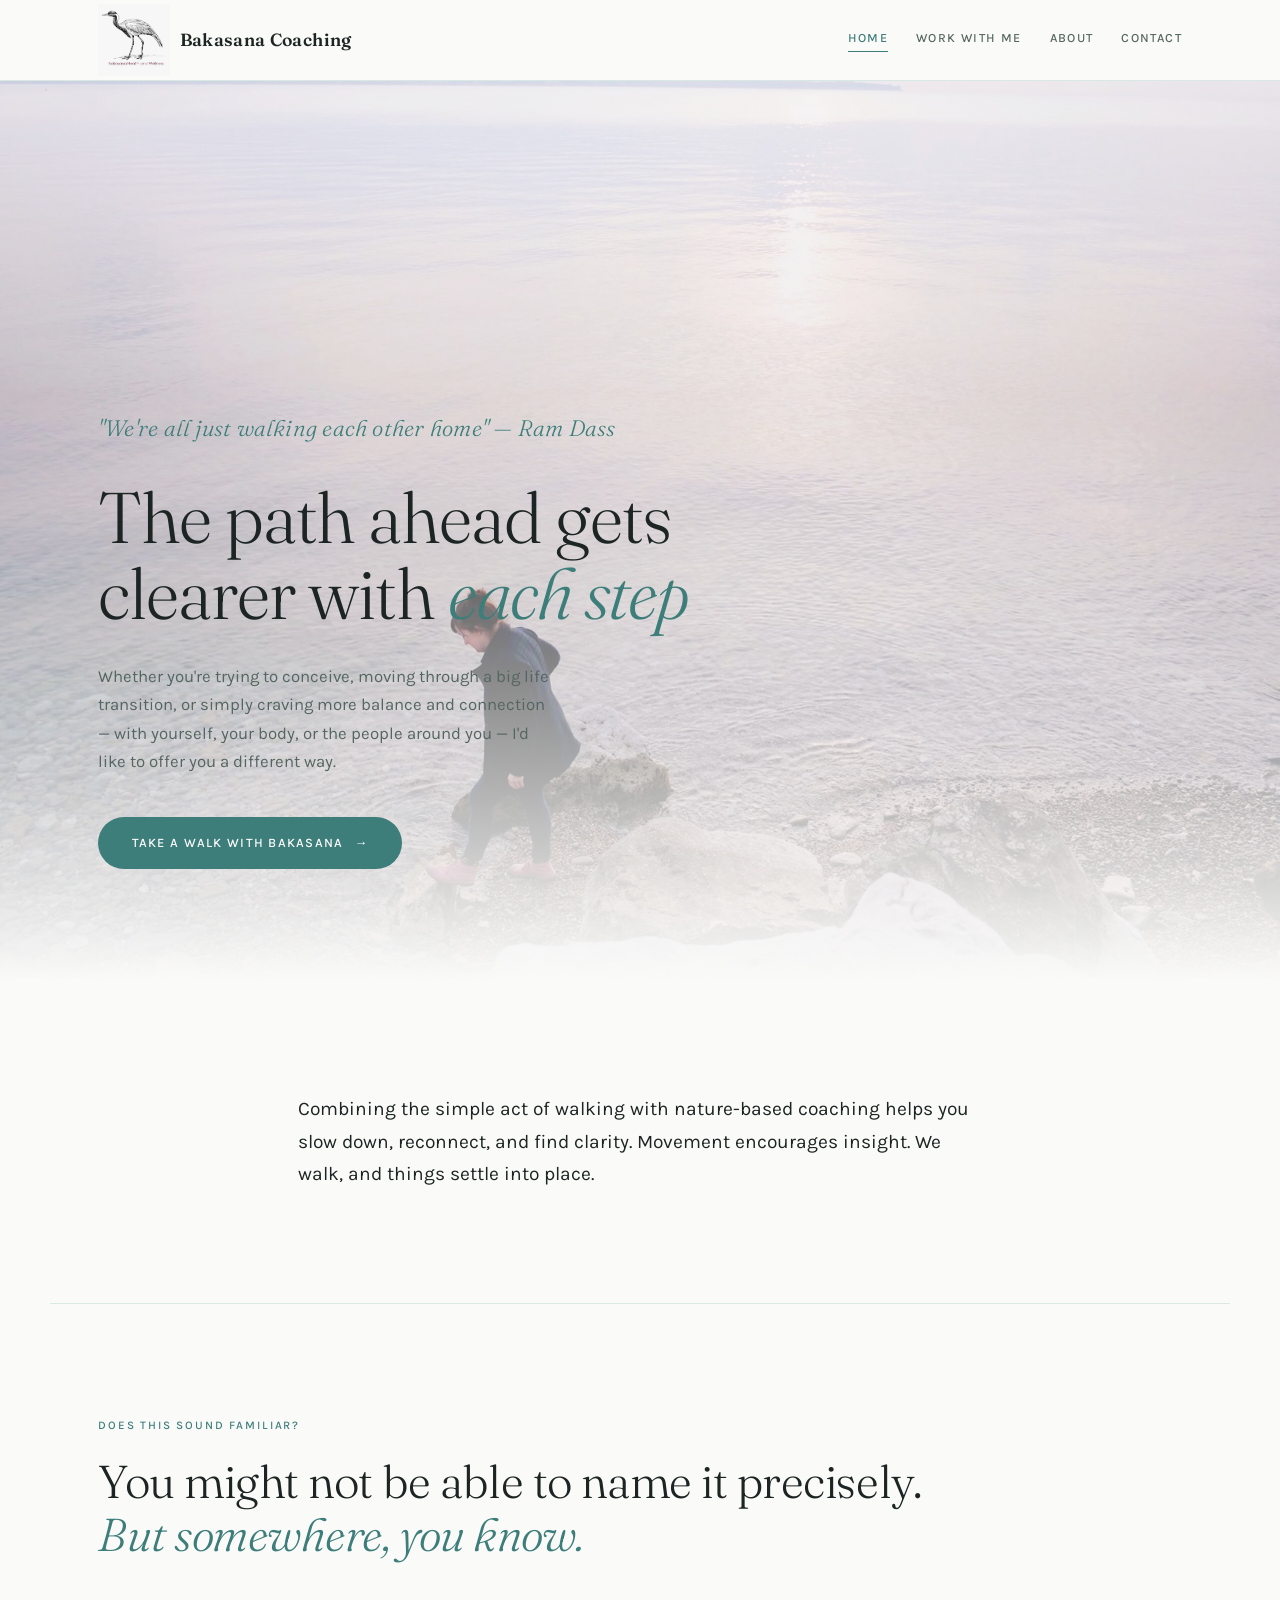
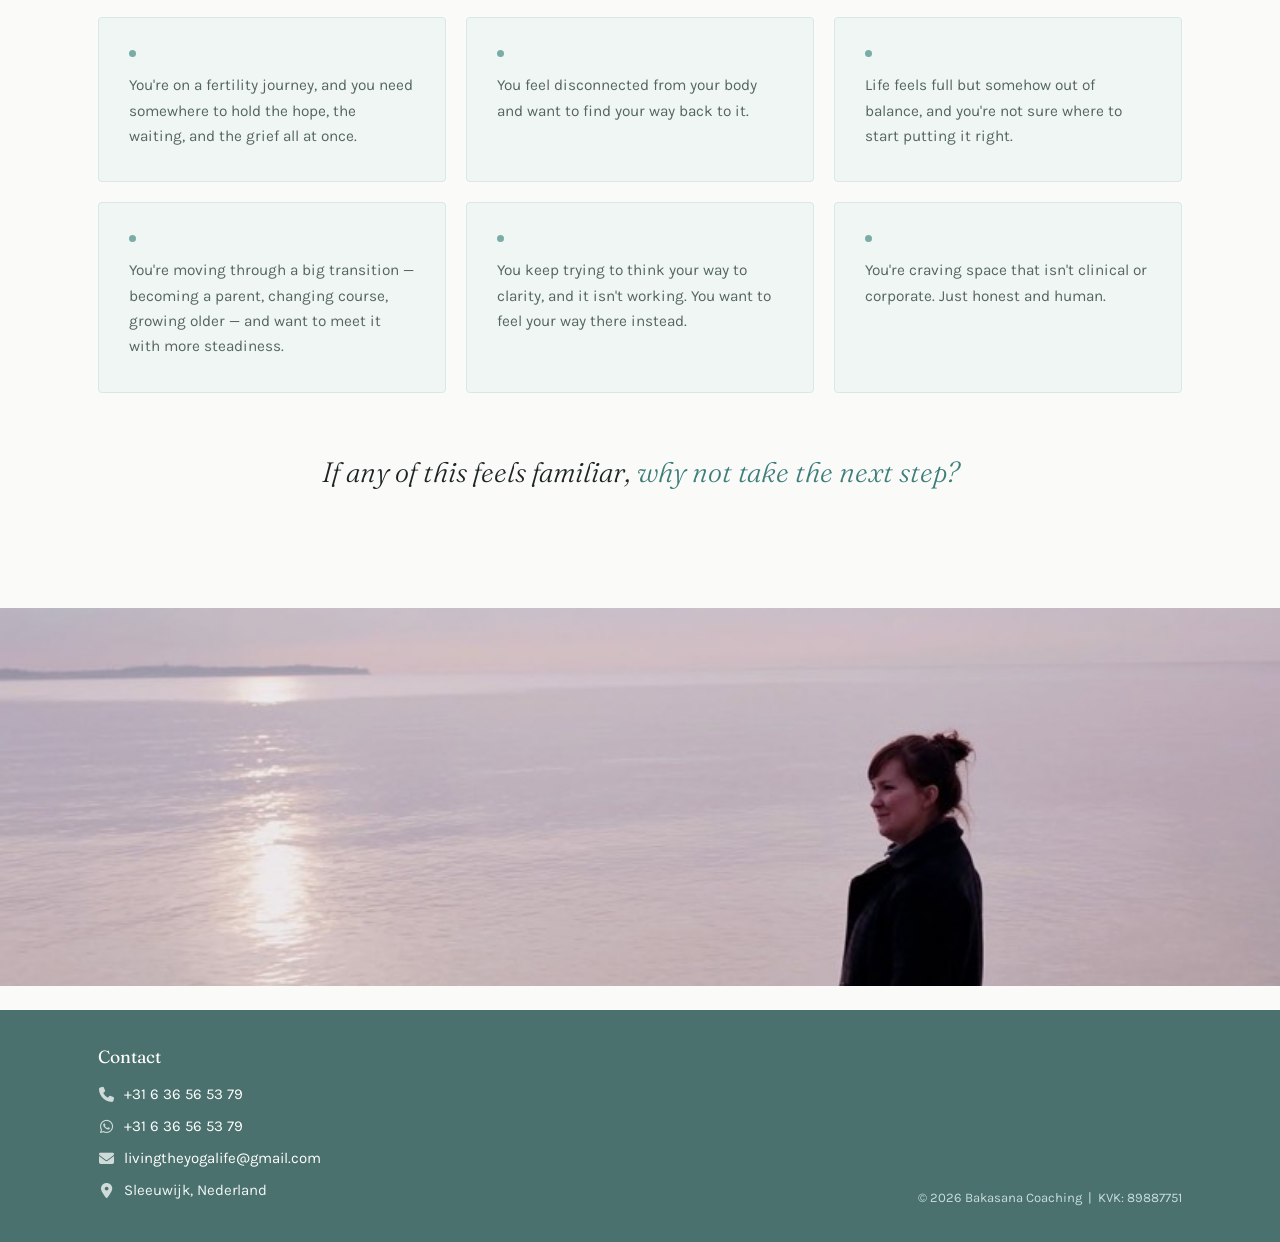
<file: index.html>
<!DOCTYPE html>
<html lang="en">
<head>
  <meta charset="UTF-8">
  <meta name="viewport" content="width=device-width, initial-scale=1.0">
  <title>Bakasana Coaching</title>
  <meta name="description" content="Walking and nature-based coaching with Sarah. Slow down, reconnect, and find clarity — one step at a time.">
  <link rel="preconnect" href="https://fonts.googleapis.com">
  <link rel="preconnect" href="https://fonts.gstatic.com" crossorigin>
  <link rel="stylesheet" href="https://fonts.googleapis.com/css2?family=Fraunces:ital,opsz,wght@0,9..144,300;0,9..144,400;0,9..144,500;1,9..144,300;1,9..144,400&family=Karla:wght@300;400;500&display=swap">
  <link rel="stylesheet" href="https://cdnjs.cloudflare.com/ajax/libs/font-awesome/6.5.0/css/all.min.css">
  <link rel="stylesheet" href="style.css">
</head>
<body>

<header class="site-header">
  <div class="nav-inner">
    <a href="index.html" class="nav-logo"><img src="images/logo.png" alt="Bakasana Coaching logo"> Bakasana Coaching</a>
    <button class="menu-toggle" aria-label="Menu">☰</button>
    <nav class="main-nav">
      <a href="index.html" class="active">Home</a>
      <a href="work-with-me.html">Work With Me</a>
      <a href="about.html">About</a>
      <a href="contact.html">Contact</a>
    </nav>
  </div>
</header>

<header class="hero">
  <img class="hero-img" src="images/hero-shore.jpg" alt="Sarah walking along a pebbled shoreline at dusk, still water stretching to the horizon">
  <div class="hero-veil"></div>
  <div class="hero-inner">
    <p class="hero-quote">"We're all just walking each other home" — Ram Dass</p>
    <h1 class="hero-headline">The path ahead gets clearer with <em>each step</em></h1>
    <p class="hero-sub">
      Whether you're trying to conceive, moving through a big life transition, or simply
      craving more balance and connection — with yourself, your body, or the people around
      you — I'd like to offer you a different way.
    </p>
    <a href="contact.html" class="btn">Take a walk with Bakasana <span class="arrow">→</span></a>
  </div>
</header>

<section class="section-narrow">
  <p class="lead" style="font-size: 1.2rem; color: var(--text); max-width: none;">
    Combining the simple act of walking with nature-based coaching helps you slow down,
    reconnect, and find clarity. Movement encourages insight. We walk, and things settle
    into place.
  </p>
</section>

<div class="rule"></div>

<section class="section">
  <p class="eyebrow">Does this sound familiar?</p>
  <h2 class="section-title">You might not be able to name it precisely.<br><em>But somewhere, you know.</em></h2>

  <div class="cards">
    <div class="card">
      <span class="card-dot"></span>
      <p>You're on a fertility journey, and you need somewhere to hold the hope, the waiting, and the grief all at once.</p>
    </div>
    <div class="card">
      <span class="card-dot"></span>
      <p>You feel disconnected from your body and want to find your way back to it.</p>
    </div>
    <div class="card">
      <span class="card-dot"></span>
      <p>Life feels full but somehow out of balance, and you're not sure where to start putting it right.</p>
    </div>
    <div class="card">
      <span class="card-dot"></span>
      <p>You're moving through a big transition — becoming a parent, changing course, growing older — and want to meet it with more steadiness.</p>
    </div>
    <div class="card">
      <span class="card-dot"></span>
      <p>You keep trying to think your way to clarity, and it isn't working. You want to feel your way there instead.</p>
    </div>
    <div class="card">
      <span class="card-dot"></span>
      <p>You're craving space that isn't clinical or corporate. Just honest and human.</p>
    </div>
  </div>

  <p class="closing-line">If any of this feels familiar, <a href="contact.html" style="color: var(--accent); text-decoration: none;">why not take the next step?</a></p>
</section>

<div class="band">
  <img src="images/standing-water.jpg" alt="Sarah standing on a rock at the water's edge, looking out across a still sea at dawn">
</div>

<footer class="site-footer">
  <div class="footer-grid">
    <div>
      <h3>Contact</h3>
      <ul class="footer-contact">
        <li><i class="fa-solid fa-phone ci"></i> <a href="tel:+31636565379">+31 6 36 56 53 79</a></li>
        <li><i class="fa-brands fa-whatsapp ci"></i> <a href="https://wa.me/31636565379" target="_blank" rel="noopener">+31 6 36 56 53 79</a></li>
        <li><i class="fa-solid fa-envelope ci"></i> <a href="mailto:livingtheyogalife@gmail.com">livingtheyogalife@gmail.com</a></li>
        <li><i class="fa-solid fa-location-dot ci"></i> Sleeuwijk, Nederland</li>
      </ul>
    </div>
    <div class="smallprint">© <span class="year"></span> Bakasana Coaching &nbsp;|&nbsp; KVK: 89887751</div>
  </div>
</footer>

<script src="script.js"></script>
</body>
</html>
</file>
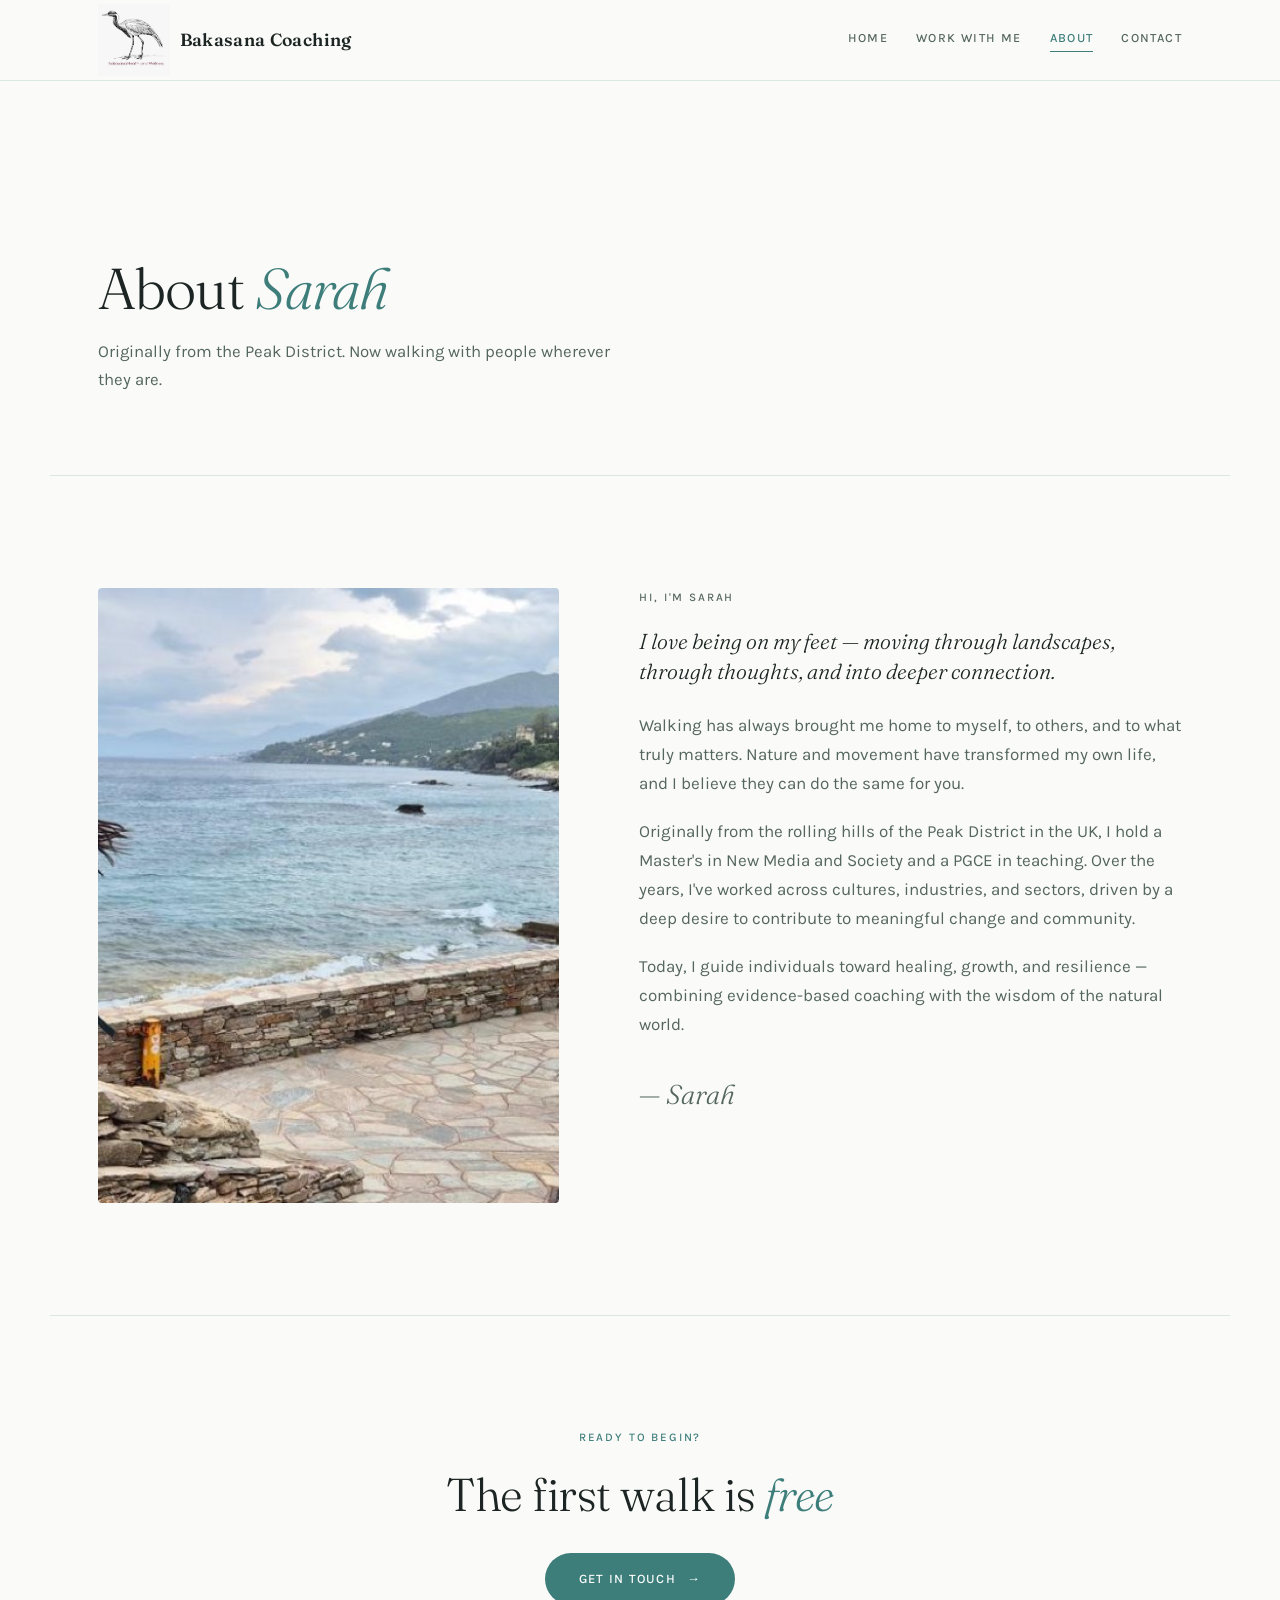
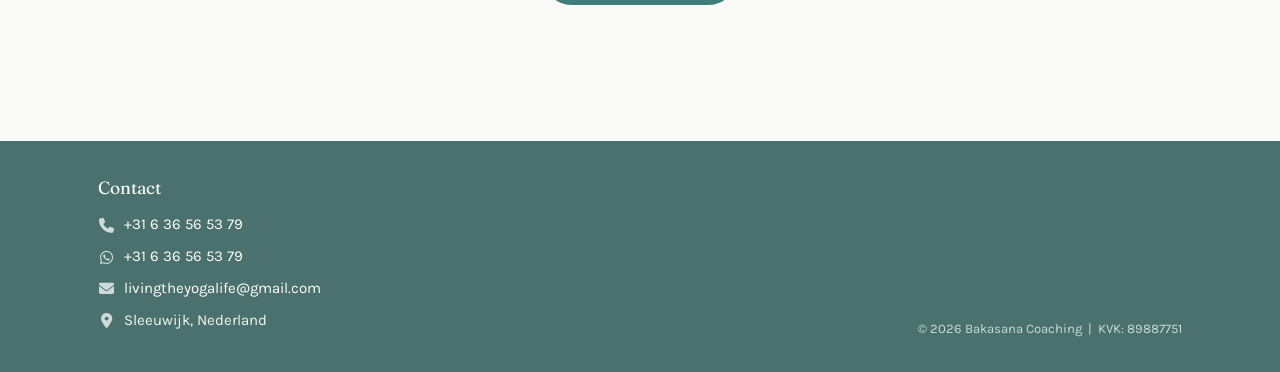
<file: about.html>
<!DOCTYPE html>
<html lang="en">
<head>
  <meta charset="UTF-8">
  <meta name="viewport" content="width=device-width, initial-scale=1.0">
  <title>About Sarah — Bakasana Coaching</title>
  <meta name="description" content="Sarah is a qualified coach, yoga teacher, and meditation guide offering nature-based walking coaching.">
  <link rel="preconnect" href="https://fonts.googleapis.com">
  <link rel="preconnect" href="https://fonts.gstatic.com" crossorigin>
  <link rel="stylesheet" href="https://fonts.googleapis.com/css2?family=Fraunces:ital,opsz,wght@0,9..144,300;0,9..144,400;0,9..144,500;1,9..144,300;1,9..144,400&family=Karla:wght@300;400;500&display=swap">
  <link rel="stylesheet" href="https://cdnjs.cloudflare.com/ajax/libs/font-awesome/6.5.0/css/all.min.css">
  <link rel="stylesheet" href="style.css">
</head>
<body>

<header class="site-header">
  <div class="nav-inner">
    <a href="index.html" class="nav-logo"><img src="images/logo.png" alt="Bakasana Coaching logo"> Bakasana Coaching</a>
    <button class="menu-toggle" aria-label="Menu">☰</button>
    <nav class="main-nav">
      <a href="index.html">Home</a>
      <a href="work-with-me.html">Work With Me</a>
      <a href="about.html" class="active">About</a>
      <a href="contact.html">Contact</a>
    </nav>
  </div>
</header>

<div class="page-header">
  <h1>About <em>Sarah</em></h1>
  <p>Originally from the Peak District. Now walking with people wherever they are.</p>
</div>

<section class="section">
  <div class="about">
    <div class="about-photo">
      <img src="images/portrait.jpg" alt="Sarah smiling on a coastal path, sea and hills behind her">
    </div>
    <div class="about-body">
      <p class="eyebrow">Hi, I'm Sarah</p>

      <p style="font-family: 'Fraunces', Georgia, serif; font-size: 1.35rem; font-weight: 300; font-style: italic; line-height: 1.4; color: var(--text); margin-bottom: 1.5rem;">
        I love being on my feet — moving through landscapes, through thoughts, and into deeper connection.
      </p>

      <p>Walking has always brought me home to myself, to others, and to what truly matters. Nature and movement have transformed my own life, and I believe they can do the same for you.</p>

      <p>Originally from the rolling hills of the Peak District in the UK, I hold a Master's in New Media and Society and a PGCE in teaching. Over the years, I've worked across cultures, industries, and sectors, driven by a deep desire to contribute to meaningful change and community.</p>

      <p>Today, I guide individuals toward healing, growth, and resilience — combining evidence-based coaching with the wisdom of the natural world.</p>

      <p class="signature">— Sarah</p>
    </div>
  </div>
</section>

<div class="rule"></div>

<section class="section-narrow" style="text-align: center;">
  <p class="eyebrow">Ready to begin?</p>
  <h2 class="section-title" style="margin-bottom: 2rem;">The first walk is <em>free</em></h2>
  <a href="contact.html" class="btn">Get in touch <span class="arrow">→</span></a>
</section>

<footer class="site-footer">
  <div class="footer-grid">
    <div>
      <h3>Contact</h3>
      <ul class="footer-contact">
        <li><i class="fa-solid fa-phone ci"></i> <a href="tel:+31636565379">+31 6 36 56 53 79</a></li>
        <li><i class="fa-brands fa-whatsapp ci"></i> <a href="https://wa.me/31636565379" target="_blank" rel="noopener">+31 6 36 56 53 79</a></li>
        <li><i class="fa-solid fa-envelope ci"></i> <a href="mailto:livingtheyogalife@gmail.com">livingtheyogalife@gmail.com</a></li>
        <li><i class="fa-solid fa-location-dot ci"></i> Sleeuwijk, Nederland</li>
      </ul>
    </div>
    <div class="smallprint">© <span class="year"></span> Bakasana Coaching &nbsp;|&nbsp; KVK: 89887751</div>
  </div>
</footer>

<script src="script.js"></script>
</body>
</html>
</file>
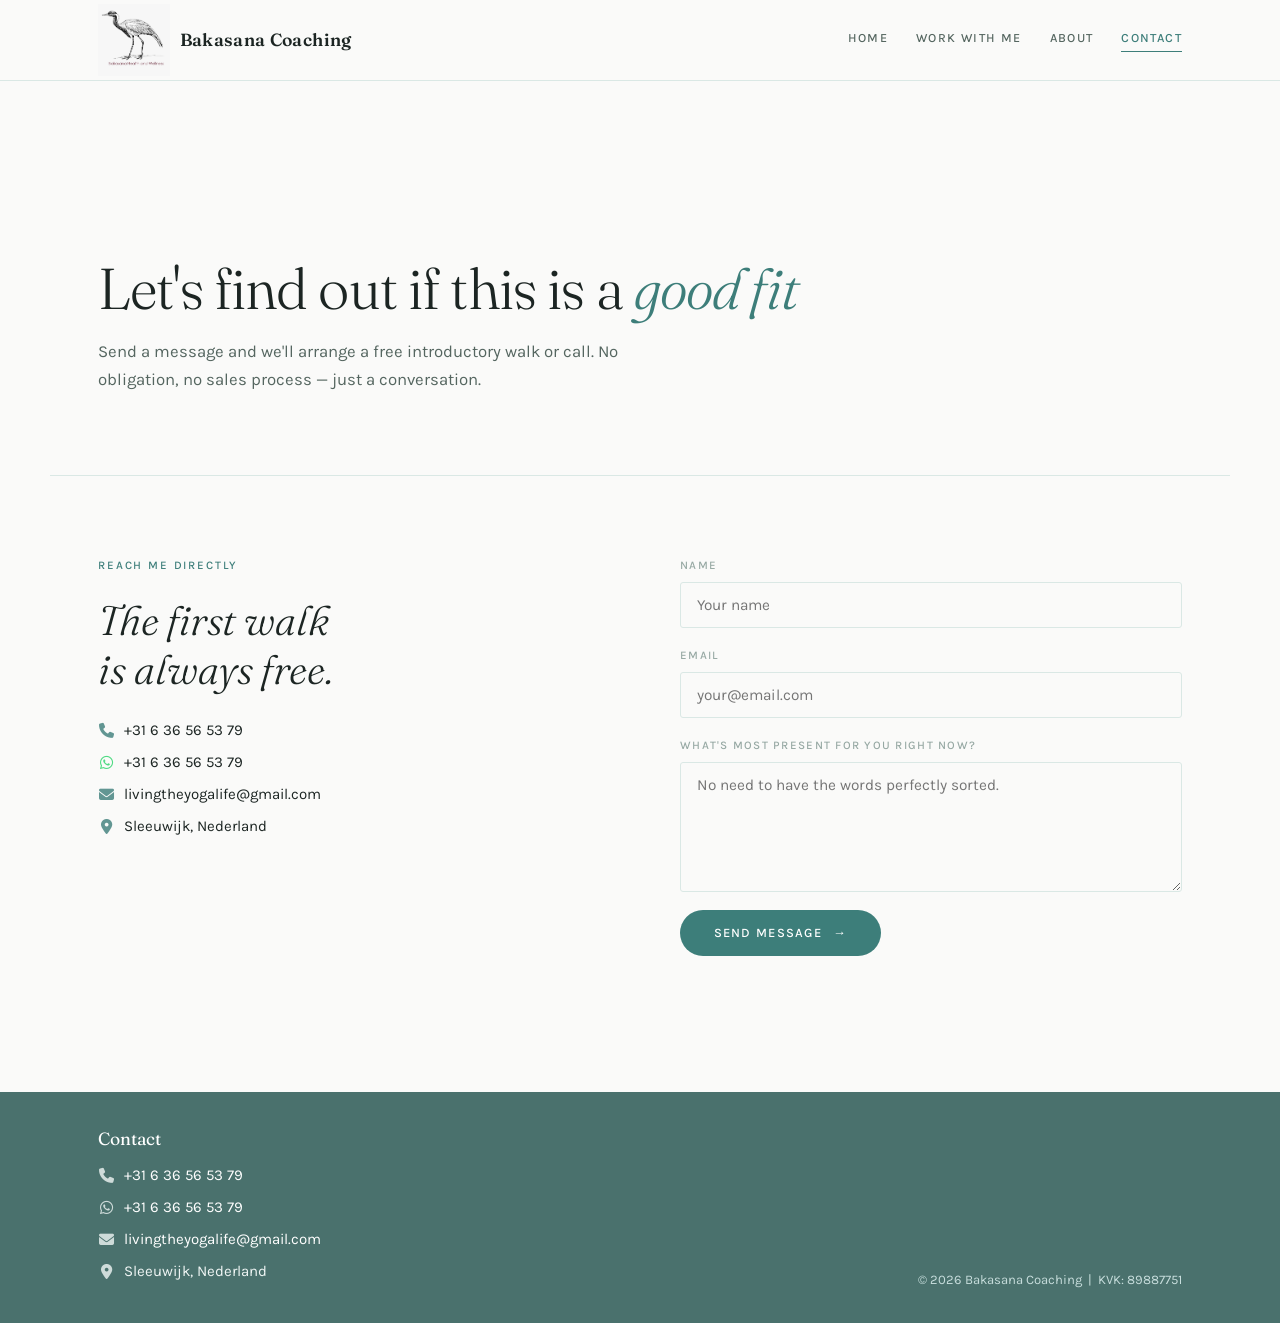
<file: contact.html>
<!DOCTYPE html>
<html lang="en">
<head>
  <meta charset="UTF-8">
  <meta name="viewport" content="width=device-width, initial-scale=1.0">
  <title>Contact — Bakasana Coaching</title>
  <meta name="description" content="Get in touch with Sarah to arrange a free introductory walk or call. No obligation, no sales process — just a conversation.">
  <link rel="preconnect" href="https://fonts.googleapis.com">
  <link rel="preconnect" href="https://fonts.gstatic.com" crossorigin>
  <link rel="stylesheet" href="https://fonts.googleapis.com/css2?family=Fraunces:ital,opsz,wght@0,9..144,300;0,9..144,400;0,9..144,500;1,9..144,300;1,9..144,400&family=Karla:wght@300;400;500&display=swap">
  <link rel="stylesheet" href="https://cdnjs.cloudflare.com/ajax/libs/font-awesome/6.5.0/css/all.min.css">
  <link rel="stylesheet" href="style.css">
</head>
<body>

<header class="site-header">
  <div class="nav-inner">
    <a href="index.html" class="nav-logo"><img src="images/logo.png" alt="Bakasana Coaching logo"> Bakasana Coaching</a>
    <button class="menu-toggle" aria-label="Menu">☰</button>
    <nav class="main-nav">
      <a href="index.html">Home</a>
      <a href="work-with-me.html">Work With Me</a>
      <a href="about.html">About</a>
      <a href="contact.html" class="active">Contact</a>
    </nav>
  </div>
</header>

<div class="page-header">
  <h1>Let's find out if this is a <em>good fit</em></h1>
  <p>Send a message and we'll arrange a free introductory walk or call. No obligation, no sales process — just a conversation.</p>
</div>

<section class="contact" style="background: transparent;">
  <div class="contact-inner" style="padding-top: 5rem;">
    <div>
      <p class="eyebrow">Reach me directly</p>
      <h2 class="contact-tagline">The first walk<br>is always free.</h2>
      <ul class="footer-contact" style="margin-top: 1.5rem;">
        <li><i class="fa-solid fa-phone ci" style="color: var(--accent);"></i> <a href="tel:+31636565379" style="color: var(--text);">+31 6 36 56 53 79</a></li>
        <li><i class="fa-brands fa-whatsapp ci" style="color: #25d366;"></i> <a href="https://wa.me/31636565379" target="_blank" rel="noopener" style="color: var(--text);">+31 6 36 56 53 79</a></li>
        <li><i class="fa-solid fa-envelope ci" style="color: var(--accent);"></i> <a href="mailto:livingtheyogalife@gmail.com" style="color: var(--text);">livingtheyogalife@gmail.com</a></li>
        <li><i class="fa-solid fa-location-dot ci" style="color: var(--accent);"></i> Sleeuwijk, Nederland</li>
      </ul>
    </div>

    <form onsubmit="return false;">
      <div class="field">
        <label for="name">Name</label>
        <input id="name" type="text" autocomplete="name" placeholder="Your name">
      </div>
      <div class="field">
        <label for="email">Email</label>
        <input id="email" type="email" autocomplete="email" placeholder="your@email.com">
      </div>
      <div class="field">
        <label for="message">What's most present for you right now?</label>
        <textarea id="message" placeholder="No need to have the words perfectly sorted."></textarea>
      </div>
      <button type="submit" class="btn" style="align-self: flex-start;">Send message <span class="arrow">→</span></button>
    </form>
  </div>
</section>

<footer class="site-footer">
  <div class="footer-grid">
    <div>
      <h3>Contact</h3>
      <ul class="footer-contact">
        <li><i class="fa-solid fa-phone ci"></i> <a href="tel:+31636565379">+31 6 36 56 53 79</a></li>
        <li><i class="fa-brands fa-whatsapp ci"></i> <a href="https://wa.me/31636565379" target="_blank" rel="noopener">+31 6 36 56 53 79</a></li>
        <li><i class="fa-solid fa-envelope ci"></i> <a href="mailto:livingtheyogalife@gmail.com">livingtheyogalife@gmail.com</a></li>
        <li><i class="fa-solid fa-location-dot ci"></i> Sleeuwijk, Nederland</li>
      </ul>
    </div>
    <div class="smallprint">© <span class="year"></span> Bakasana Coaching &nbsp;|&nbsp; KVK: 89887751</div>
  </div>
</footer>

<script src="script.js"></script>
</body>
</html>
</file>
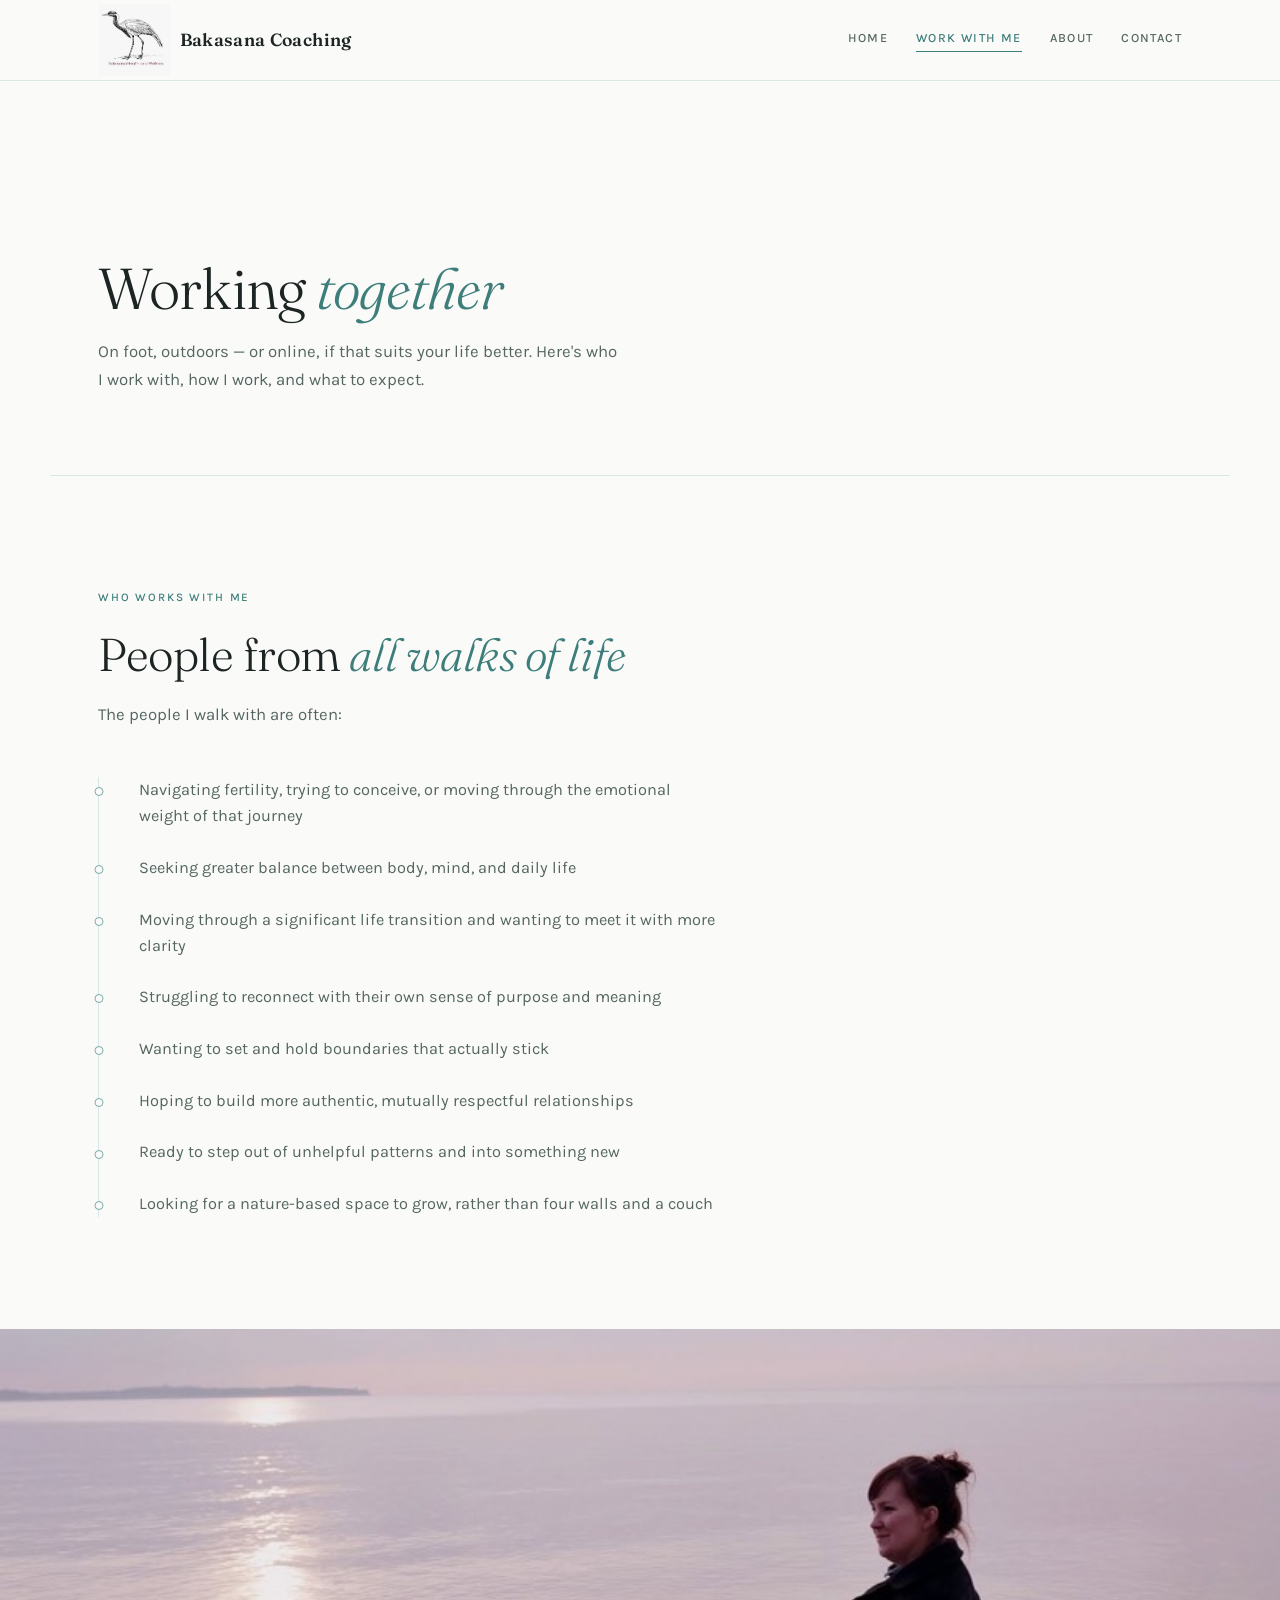
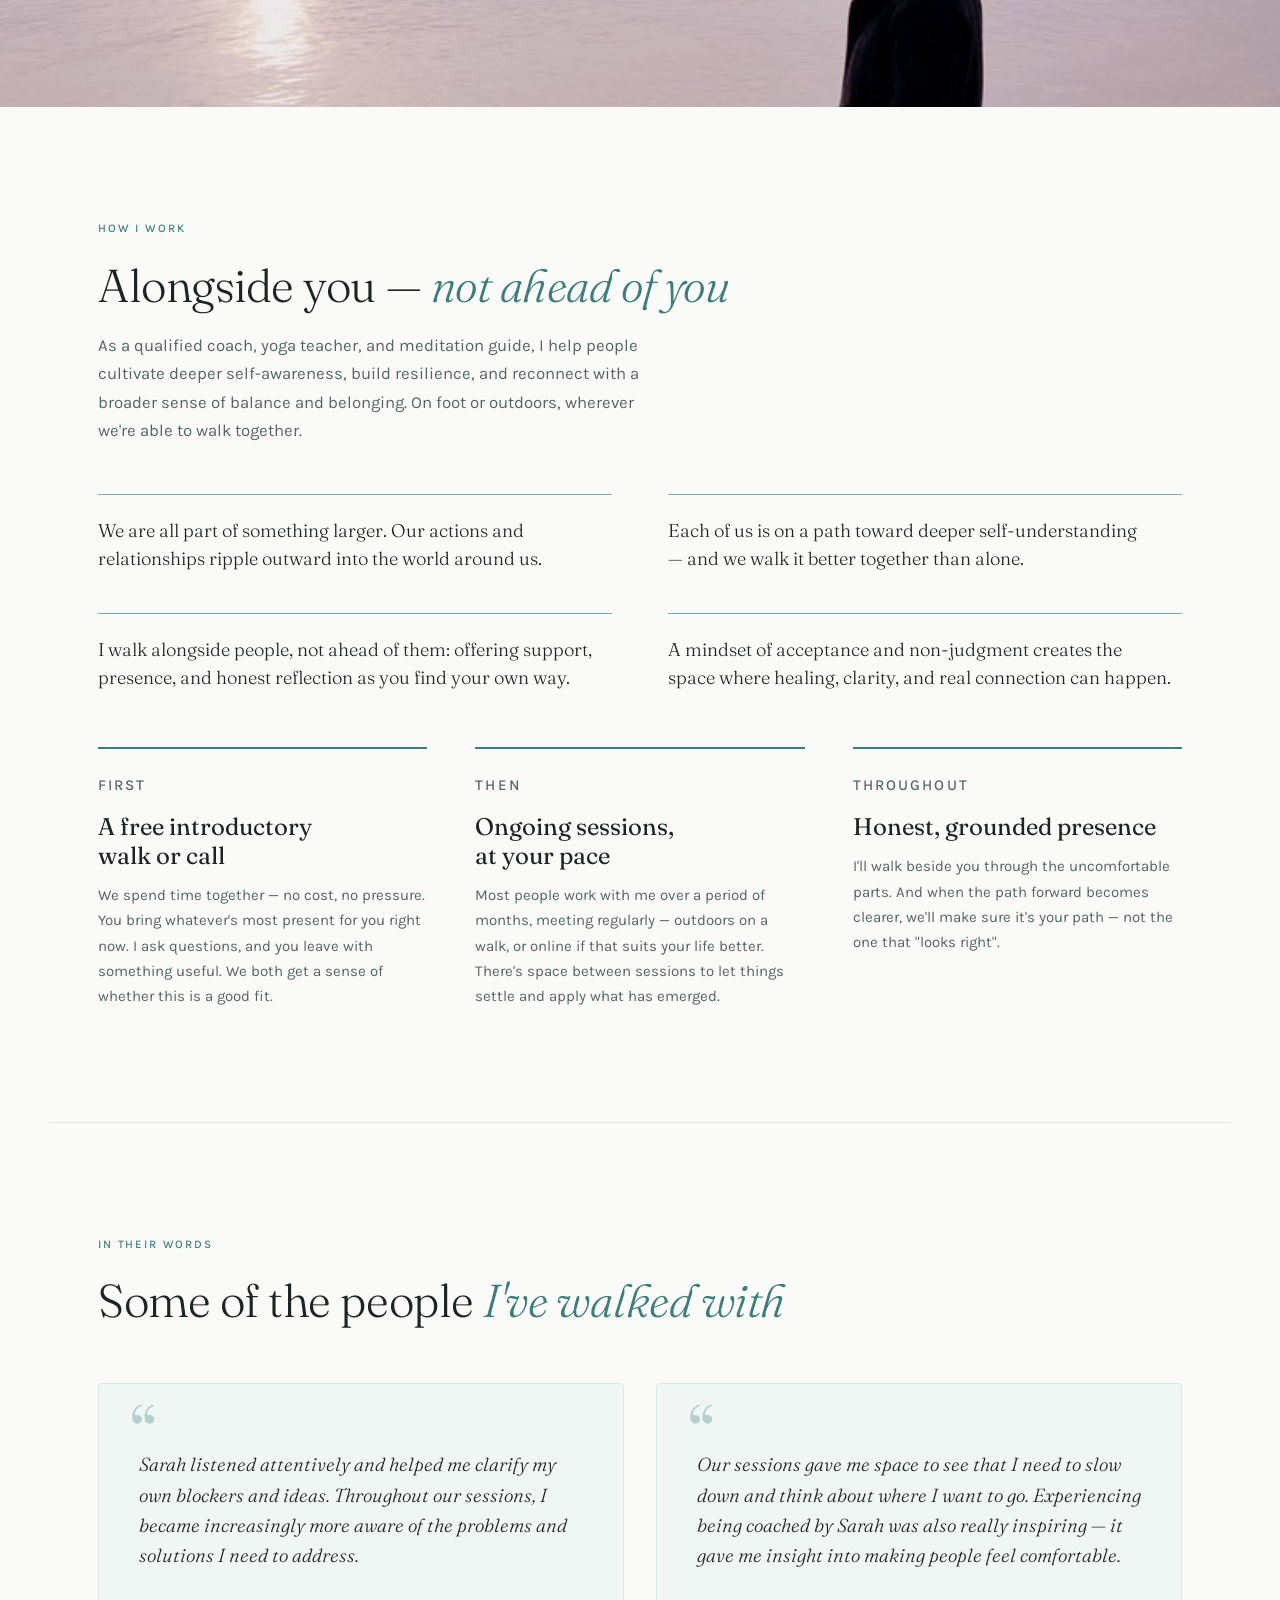
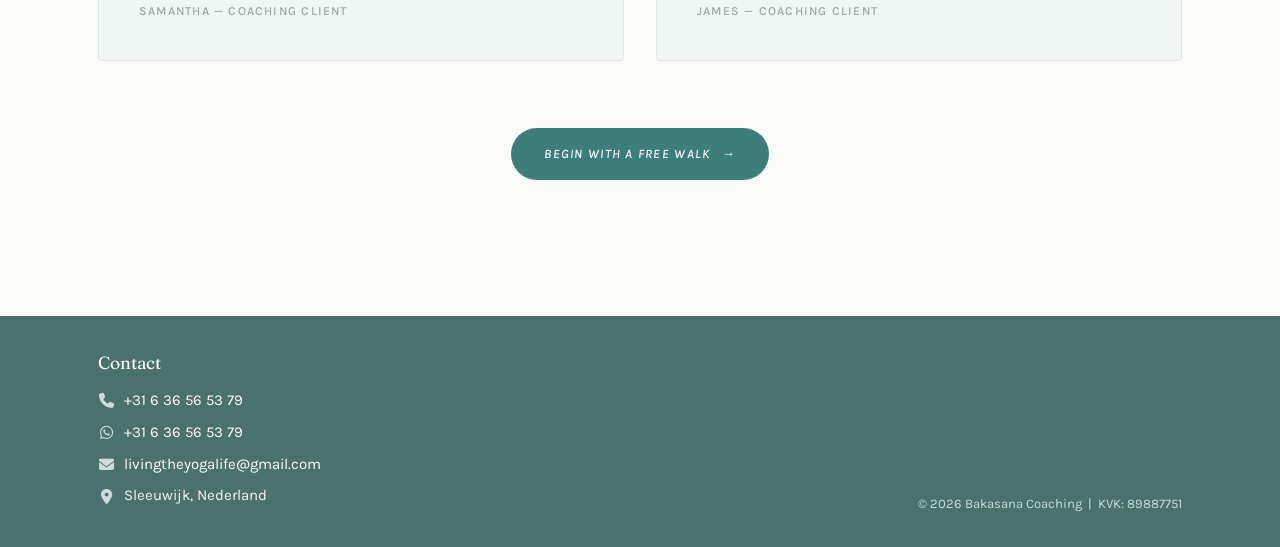
<file: work-with-me.html>
<!DOCTYPE html>
<html lang="en">
<head>
  <meta charset="UTF-8">
  <meta name="viewport" content="width=device-width, initial-scale=1.0">
  <title>Work With Me — Bakasana Coaching</title>
  <meta name="description" content="Who Sarah works with, how sessions work, and what to expect from nature-based walking coaching.">
  <link rel="preconnect" href="https://fonts.googleapis.com">
  <link rel="preconnect" href="https://fonts.gstatic.com" crossorigin>
  <link rel="stylesheet" href="https://fonts.googleapis.com/css2?family=Fraunces:ital,opsz,wght@0,9..144,300;0,9..144,400;0,9..144,500;1,9..144,300;1,9..144,400&family=Karla:wght@300;400;500&display=swap">
  <link rel="stylesheet" href="https://cdnjs.cloudflare.com/ajax/libs/font-awesome/6.5.0/css/all.min.css">
  <link rel="stylesheet" href="style.css">
</head>
<body>

<header class="site-header">
  <div class="nav-inner">
    <a href="index.html" class="nav-logo"><img src="images/logo.png" alt="Bakasana Coaching logo"> Bakasana Coaching</a>
    <button class="menu-toggle" aria-label="Menu">☰</button>
    <nav class="main-nav">
      <a href="index.html">Home</a>
      <a href="work-with-me.html" class="active">Work With Me</a>
      <a href="about.html">About</a>
      <a href="contact.html">Contact</a>
    </nav>
  </div>
</header>

<div class="page-header">
  <h1>Working <em>together</em></h1>
  <p>On foot, outdoors — or online, if that suits your life better. Here's who I work with, how I work, and what to expect.</p>
</div>

<section class="section">
  <p class="eyebrow">Who works with me</p>
  <h2 class="section-title">People from <em>all walks of life</em></h2>
  <p class="lead">The people I walk with are often:</p>

  <ul class="path-list">
    <li>Navigating fertility, trying to conceive, or moving through the emotional weight of that journey</li>
    <li>Seeking greater balance between body, mind, and daily life</li>
    <li>Moving through a significant life transition and wanting to meet it with more clarity</li>
    <li>Struggling to reconnect with their own sense of purpose and meaning</li>
    <li>Wanting to set and hold boundaries that actually stick</li>
    <li>Hoping to build more authentic, mutually respectful relationships</li>
    <li>Ready to step out of unhelpful patterns and into something new</li>
    <li>Looking for a nature-based space to grow, rather than four walls and a couch</li>
  </ul>
</section>

<div class="band">
  <img src="images/standing-water.jpg" alt="Sarah standing on a rock at the water's edge, looking out across a still sea at dawn">
</div>

<section class="section">
  <p class="eyebrow">How I work</p>
  <h2 class="section-title">Alongside you — <em>not ahead of you</em></h2>
  <p class="lead">
    As a qualified coach, yoga teacher, and meditation guide, I help people cultivate deeper
    self-awareness, build resilience, and reconnect with a broader sense of balance and belonging.
    On foot or outdoors, wherever we're able to walk together.
  </p>

  <div class="beliefs">
    <div class="belief">
      <p>We are all part of something larger. Our actions and relationships ripple outward into the world around us.</p>
    </div>
    <div class="belief">
      <p>Each of us is on a path toward deeper self-understanding — and we walk it better together than alone.</p>
    </div>
    <div class="belief">
      <p>I walk alongside people, not ahead of them: offering support, presence, and honest reflection as you find your own way.</p>
    </div>
    <div class="belief">
      <p>A mindset of acceptance and non-judgment creates the space where healing, clarity, and real connection can happen.</p>
    </div>
  </div>

  <div class="steps">
    <div class="step">
      <p class="step-label">First</p>
      <h3>A free introductory walk or call</h3>
      <p>We spend time together — no cost, no pressure. You bring whatever's most present for you right now. I ask questions, and you leave with something useful. We both get a sense of whether this is a good fit.</p>
    </div>
    <div class="step">
      <p class="step-label">Then</p>
      <h3>Ongoing sessions, at your pace</h3>
      <p>Most people work with me over a period of months, meeting regularly — outdoors on a walk, or online if that suits your life better. There's space between sessions to let things settle and apply what has emerged.</p>
    </div>
    <div class="step">
      <p class="step-label">Throughout</p>
      <h3>Honest, grounded presence</h3>
      <p>I'll walk beside you through the uncomfortable parts. And when the path forward becomes clearer, we'll make sure it's your path — not the one that "looks right".</p>
    </div>
  </div>
</section>

<div class="rule"></div>

<section class="section">
  <p class="eyebrow">In their words</p>
  <h2 class="section-title">Some of the people <em>I've walked with</em></h2>

  <div class="quotes">
    <figure class="quote">
      <p>Sarah listened attentively and helped me clarify my own blockers and ideas. Throughout our sessions, I became increasingly more aware of the problems and solutions I need to address.</p>
      <cite>Samantha — coaching client</cite>
    </figure>
    <figure class="quote">
      <p>Our sessions gave me space to see that I need to slow down and think about where I want to go. Experiencing being coached by Sarah was also really inspiring — it gave me insight into making people feel comfortable.</p>
      <cite>James — coaching client</cite>
    </figure>
  </div>

  <p class="closing-line" style="margin-top: 4rem;">
    <a href="contact.html" class="btn">Begin with a free walk <span class="arrow">→</span></a>
  </p>
</section>

<footer class="site-footer">
  <div class="footer-grid">
    <div>
      <h3>Contact</h3>
      <ul class="footer-contact">
        <li><i class="fa-solid fa-phone ci"></i> <a href="tel:+31636565379">+31 6 36 56 53 79</a></li>
        <li><i class="fa-brands fa-whatsapp ci"></i> <a href="https://wa.me/31636565379" target="_blank" rel="noopener">+31 6 36 56 53 79</a></li>
        <li><i class="fa-solid fa-envelope ci"></i> <a href="mailto:livingtheyogalife@gmail.com">livingtheyogalife@gmail.com</a></li>
        <li><i class="fa-solid fa-location-dot ci"></i> Sleeuwijk, Nederland</li>
      </ul>
    </div>
    <div class="smallprint">© <span class="year"></span> Bakasana Coaching &nbsp;|&nbsp; KVK: 89887751</div>
  </div>
</footer>

<script src="script.js"></script>
</body>
</html>
</file>
<file: style.css>
:root {
  --bg: #FAFAF9;
  --surface: #EFF5F3;
  --blush: #F0F6F4;
  --text: #1C2523;
  --text-soft: #556660;
  --muted: #96A8A3;
  --accent: #3D7E7A;
  --accent-soft: #7AACA8;
  --rule: #DAE8E5;
}

*, *::before, *::after { box-sizing: border-box; margin: 0; padding: 0; }

html { scroll-behavior: smooth; }

body {
  background: var(--bg);
  color: var(--text);
  font-family: 'Karla', system-ui, sans-serif;
  font-size: 17px;
  line-height: 1.7;
  -webkit-font-smoothing: antialiased;
}

img { max-width: 100%; display: block; }

/* ── Nav ── */
.site-header {
  position: sticky;
  top: 0;
  z-index: 100;
  background: rgba(250, 250, 249, 0.92);
  backdrop-filter: saturate(180%) blur(10px);
  border-bottom: 1px solid var(--rule);
}

.nav-inner {
  max-width: 1180px;
  margin: 0 auto;
  padding: 0 3rem;
  display: flex;
  align-items: center;
  justify-content: space-between;
  gap: 1rem;
  min-height: 5rem;
}

.nav-logo {
  display: flex;
  align-items: center;
  gap: 0.6rem;
  text-decoration: none;
  flex-shrink: 0;
  font-family: 'Fraunces', Georgia, serif;
  font-size: 1.1rem;
  font-weight: 600;
  letter-spacing: 0.02em;
  color: var(--text);
}

.nav-logo img {
  height: 72px;
  width: auto;
  display: block;
}

.main-nav {
  display: flex;
  align-items: center;
}

.main-nav a {
  margin-left: 1.75rem;
  font-size: 0.78rem;
  font-weight: 500;
  letter-spacing: 0.11em;
  text-transform: uppercase;
  color: var(--text-soft);
  text-decoration: none;
  transition: color 0.2s;
  border-bottom: 1px solid transparent;
  padding-bottom: 2px;
}

.main-nav a:hover,
.main-nav a:focus-visible,
.main-nav a.active {
  color: var(--accent);
  border-bottom-color: var(--accent);
}

.menu-toggle {
  display: none;
  background: none;
  border: none;
  font-size: 1.7rem;
  cursor: pointer;
  color: var(--text);
  padding: 0.2rem 0.4rem;
  line-height: 1;
}

/* ── Page header (non-home pages) ── */
.page-header {
  max-width: 1180px;
  margin: 0 auto;
  padding: 11rem 3rem 5rem;
  border-bottom: 1px solid var(--rule);
}

.page-header h1 {
  font-family: 'Fraunces', Georgia, serif;
  font-size: clamp(2.4rem, 4.5vw, 4rem);
  font-weight: 300;
  line-height: 1.1;
  letter-spacing: -0.015em;
  text-wrap: balance;
  margin-bottom: 1.1rem;
}

.page-header h1 em {
  font-style: italic;
  color: var(--accent);
}

.page-header p {
  font-size: 1.05rem;
  color: var(--text-soft);
  max-width: 52ch;
}

/* ── Hero ── */
.hero {
  position: relative;
  min-height: 100vh;
  display: flex;
  align-items: flex-end;
  overflow: hidden;
}

.hero-img {
  position: absolute;
  inset: 0;
  width: 100%;
  height: 100%;
  object-fit: cover;
  object-position: 60% 40%;
}

.hero-veil {
  position: absolute;
  inset: 0;
  background: linear-gradient(
    to bottom,
    rgba(250, 250, 249, 0.55) 0%,
    rgba(250, 250, 249, 0.15) 35%,
    rgba(250, 250, 249, 0.7) 78%,
    var(--bg) 100%
  );
}

.hero-inner {
  position: relative;
  max-width: 1180px;
  width: 100%;
  margin: 0 auto;
  padding: 0 3rem 7rem;
}

.hero-quote {
  font-family: 'Fraunces', Georgia, serif;
  font-size: clamp(1.1rem, 1.8vw, 1.4rem);
  font-style: italic;
  font-weight: 300;
  color: var(--accent);
  margin-bottom: 2rem;
  letter-spacing: 0.01em;
}

.hero-headline {
  font-family: 'Fraunces', Georgia, serif;
  font-size: clamp(2.6rem, 5.6vw, 5rem);
  font-weight: 300;
  line-height: 1.06;
  letter-spacing: -0.015em;
  text-wrap: balance;
  max-width: 16ch;
  margin-bottom: 2rem;
}

.hero-headline em {
  font-style: italic;
  color: var(--accent);
}

.hero-sub {
  font-size: 1.05rem;
  color: var(--text-soft);
  max-width: 46ch;
  margin-bottom: 2.5rem;
}

/* ── Buttons ── */
.btn {
  display: inline-flex;
  align-items: center;
  gap: 0.7rem;
  background: var(--accent);
  color: #fff;
  padding: 0.95rem 2.1rem;
  font-family: 'Karla', sans-serif;
  font-size: 0.8rem;
  font-weight: 500;
  letter-spacing: 0.1em;
  text-transform: uppercase;
  text-decoration: none;
  border: none;
  cursor: pointer;
  border-radius: 999px;
  transition: background 0.25s, transform 0.25s;
}

.btn:hover, .btn:focus-visible {
  background: #2D6460;
  transform: translateY(-2px);
}

.btn .arrow { transition: transform 0.25s; }
.btn:hover .arrow { transform: translateX(4px); }

/* ── Section shell ── */
.section {
  max-width: 1180px;
  margin: 0 auto;
  padding: 7rem 3rem;
}

.section-narrow {
  max-width: 780px;
  margin: 0 auto;
  padding: 7rem 3rem;
}

.rule {
  max-width: 1180px;
  margin: 0 auto;
  height: 1px;
  background: var(--rule);
}

.eyebrow {
  font-size: 0.72rem;
  font-weight: 500;
  letter-spacing: 0.16em;
  text-transform: uppercase;
  color: var(--accent);
  margin-bottom: 1.25rem;
}

.section-title {
  font-family: 'Fraunces', Georgia, serif;
  font-size: clamp(2rem, 3.6vw, 3.2rem);
  font-weight: 300;
  line-height: 1.15;
  letter-spacing: -0.01em;
  text-wrap: balance;
  margin-bottom: 1.25rem;
}

.section-title em { font-style: italic; color: var(--accent); }

.lead {
  font-size: 1.05rem;
  color: var(--text-soft);
  max-width: 56ch;
}

/* ── Familiar cards ── */
.cards {
  display: grid;
  grid-template-columns: repeat(3, 1fr);
  gap: 1.25rem;
  margin-top: 3.5rem;
}

.card {
  background: var(--blush);
  border: 1px solid var(--rule);
  border-radius: 4px;
  padding: 2rem 1.85rem;
  display: flex;
  flex-direction: column;
  gap: 1rem;
  transition: transform 0.3s, border-color 0.3s;
}

.card:hover {
  transform: translateY(-3px);
  border-color: var(--accent-soft);
}

.card-dot {
  width: 7px;
  height: 7px;
  border-radius: 50%;
  background: var(--accent-soft);
  flex-shrink: 0;
}

.card p {
  font-size: 0.96rem;
  color: var(--text-soft);
  line-height: 1.65;
}

.closing-line {
  font-family: 'Fraunces', Georgia, serif;
  font-size: clamp(1.3rem, 2.2vw, 1.75rem);
  font-style: italic;
  font-weight: 300;
  color: var(--text);
  margin-top: 3.5rem;
  text-align: center;
  text-wrap: balance;
}

/* ── Image band ── */
.band {
  width: 100%;
  height: clamp(280px, 42vh, 460px);
  overflow: hidden;
}

.band img {
  width: 100%;
  height: 100%;
  object-fit: cover;
}

/* ── Who works with me ── */
.path-list {
  list-style: none;
  margin-top: 3rem;
  max-width: 62ch;
  border-left: 1px solid var(--rule);
  padding-left: 2.5rem;
  display: flex;
  flex-direction: column;
  gap: 1.6rem;
}

.path-list li {
  position: relative;
  color: var(--text-soft);
  font-size: 1.02rem;
  line-height: 1.6;
}

.path-list li::before {
  content: '';
  position: absolute;
  left: -2.5rem;
  top: 0.62em;
  transform: translateX(-50%);
  width: 9px;
  height: 9px;
  border-radius: 50%;
  background: var(--bg);
  border: 1.5px solid var(--accent-soft);
}

/* ── Beliefs ── */
.beliefs {
  display: grid;
  grid-template-columns: repeat(2, 1fr);
  gap: 2.5rem 3.5rem;
  margin-top: 3rem;
}

.belief {
  border-top: 1px solid var(--accent-soft);
  padding-top: 1.4rem;
}

.belief p {
  font-family: 'Fraunces', Georgia, serif;
  font-size: 1.15rem;
  font-weight: 300;
  line-height: 1.5;
  color: var(--text);
  text-wrap: balance;
}

/* ── Steps ── */
.steps {
  display: grid;
  grid-template-columns: repeat(3, 1fr);
  gap: 3rem;
  margin-top: 3.5rem;
}

.step {
  border-top: 2px solid var(--accent);
  padding-top: 1.5rem;
}

.step-label {
  font-size: 0.72rem;
  font-weight: 500;
  letter-spacing: 0.14em;
  text-transform: uppercase;
  color: var(--accent);
  margin-bottom: 0.9rem;
}

.step h3 {
  font-family: 'Fraunces', Georgia, serif;
  font-size: 1.5rem;
  font-weight: 400;
  line-height: 1.2;
  margin-bottom: 0.8rem;
  text-wrap: balance;
}

.step p {
  font-size: 0.94rem;
  color: var(--text-soft);
  line-height: 1.68;
}

/* ── Testimonials ── */
.quotes {
  display: grid;
  grid-template-columns: repeat(2, 1fr);
  gap: 2rem;
  margin-top: 3.5rem;
}

.quote {
  background: var(--blush);
  border: 1px solid var(--rule);
  border-radius: 4px;
  padding: 2.75rem 2.5rem 2.25rem;
  position: relative;
}

.quote::before {
  content: '\201C';
  font-family: 'Fraunces', Georgia, serif;
  font-size: 4.5rem;
  line-height: 1;
  color: var(--accent-soft);
  opacity: 0.5;
  position: absolute;
  top: 0.9rem;
  left: 2rem;
}

.quote p {
  font-family: 'Fraunces', Georgia, serif;
  font-size: 1.18rem;
  font-style: italic;
  font-weight: 300;
  line-height: 1.6;
  color: var(--text);
  margin-bottom: 1.5rem;
  padding-top: 1.4rem;
  position: relative;
}

.quote cite {
  font-family: 'Karla', sans-serif;
  font-style: normal;
  font-size: 0.76rem;
  font-weight: 500;
  letter-spacing: 0.1em;
  text-transform: uppercase;
  color: var(--muted);
}

/* ── About ── */
.about {
  display: grid;
  grid-template-columns: 0.85fr 1fr;
  gap: 5rem;
  align-items: start;
}

.about-photo {
  border-radius: 4px;
  overflow: hidden;
  aspect-ratio: 3 / 4;
}

.about-photo img {
  width: 100%;
  height: 100%;
  object-fit: cover;
  object-position: 62% 50%;
}

.about-body p {
  color: var(--text-soft);
  margin-bottom: 1.2rem;
}

.about-body p:last-child { margin-bottom: 0; }

.signature {
  font-family: 'Fraunces', Georgia, serif;
  font-size: 1.7rem;
  font-style: italic;
  font-weight: 300;
  color: var(--accent);
  margin-top: 2rem;
}

/* ── Contact ── */
.contact {
  background: var(--surface);
}

.contact-inner {
  max-width: 1180px;
  margin: 0 auto;
  padding: 7rem 3rem;
  display: grid;
  grid-template-columns: 1fr 1fr;
  gap: 5rem;
  align-items: start;
}

.contact-tagline {
  font-family: 'Fraunces', Georgia, serif;
  font-size: clamp(1.9rem, 3.2vw, 2.8rem);
  font-weight: 300;
  font-style: italic;
  line-height: 1.2;
  text-wrap: balance;
  margin-bottom: 1.5rem;
}

.contact-note {
  color: var(--text-soft);
  font-size: 0.98rem;
  max-width: 40ch;
}

form {
  display: flex;
  flex-direction: column;
  gap: 1.15rem;
}

.field {
  display: flex;
  flex-direction: column;
  gap: 0.4rem;
}

label {
  font-size: 0.72rem;
  font-weight: 500;
  letter-spacing: 0.11em;
  text-transform: uppercase;
  color: var(--muted);
}

input, textarea {
  background: var(--bg);
  border: 1px solid var(--rule);
  border-radius: 3px;
  color: var(--text);
  font-family: 'Karla', sans-serif;
  font-size: 0.96rem;
  padding: 0.8rem 1rem;
  width: 100%;
  outline: none;
  transition: border-color 0.2s;
  appearance: none;
}

input:focus, textarea:focus { border-color: var(--accent); }

textarea { resize: vertical; min-height: 130px; }

/* ── Footer ── */
.site-footer {
  background: #4A716D;
  color: #f0f6f5;
  padding: 2rem 0;
  margin-top: 1.5rem;
}

.site-footer h3 {
  font-family: 'Fraunces', Georgia, serif;
  font-size: 1.1rem;
  font-weight: 400;
  color: #ffffff;
  margin: 0 0 0.6rem;
}

.footer-grid {
  max-width: 1180px;
  margin: 0 auto;
  padding: 0 3rem;
  display: grid;
  grid-template-columns: 1fr auto;
  gap: 1.5rem;
  align-items: start;
}

.footer-contact {
  list-style: none;
  padding: 0;
  margin: 0;
}

.footer-contact li {
  display: flex;
  align-items: center;
  gap: 0.6rem;
  margin: 0.4rem 0;
  font-size: 0.94rem;
}

.footer-contact .ci {
  width: 1rem;
  text-align: center;
  flex-shrink: 0;
  opacity: 0.8;
}

.footer-contact a {
  color: #ffffff;
  text-decoration: none;
}

.footer-contact a:hover { text-decoration: underline; }

.smallprint {
  align-self: end;
  color: #c8dedd;
  font-size: 0.82rem;
  text-align: right;
  white-space: nowrap;
}

/* ── Responsive ── */
@media (max-width: 880px) {
  /* Mobile nav */
  .nav-inner { padding: 0 1.4rem; }
  .menu-toggle { display: block; }
  .site-header { position: relative; }

  .main-nav {
    display: none;
    flex-direction: column;
    background: var(--bg);
    position: absolute;
    top: 5rem;
    left: 0;
    right: 0;
    z-index: 100;
    padding: 0.5rem 0;
    border-top: 1px solid var(--rule);
    border-bottom: 1px solid var(--rule);
    box-shadow: 0 6px 12px rgba(0,0,0,0.06);
  }

  .main-nav a {
    margin: 0;
    padding: 0.7rem 1.5rem;
    display: block;
    text-align: center;
    border-bottom: 1px solid var(--rule);
    border-left: none;
  }

  .main-nav a:last-child { border-bottom: none; }
  .main-nav.open { display: flex; }

  /* Layout */
  .hero { min-height: 88vh; }
  .hero-inner { padding: 0 1.4rem 4rem; }
  .hero-headline { max-width: none; }
  .section, .section-narrow { padding: 4.5rem 1.4rem; }
  .page-header { padding: 8rem 1.4rem 3.5rem; }
  .cards { grid-template-columns: 1fr; }
  .beliefs { grid-template-columns: 1fr; gap: 2rem; }
  .steps { grid-template-columns: 1fr; gap: 2.25rem; }
  .quotes { grid-template-columns: 1fr; }
  .about { grid-template-columns: 1fr; gap: 2.5rem; }
  .about-photo { max-width: 420px; }
  .contact-inner { grid-template-columns: 1fr; gap: 2.75rem; padding: 4.5rem 1.4rem; }
  .path-list { padding-left: 1.75rem; }
  .path-list li::before { left: -1.75rem; }

  /* Footer */
  .footer-grid { grid-template-columns: 1fr; padding: 0 1.4rem; }
  .smallprint { text-align: left; padding-top: 0.75rem; border-top: 1px solid rgba(255,255,255,0.2); white-space: normal; }
}

@media (prefers-reduced-motion: reduce) {
  * { transition: none !important; scroll-behavior: auto; }
}

:focus-visible {
  outline: 2px solid var(--accent);
  outline-offset: 3px;
}
</file>
